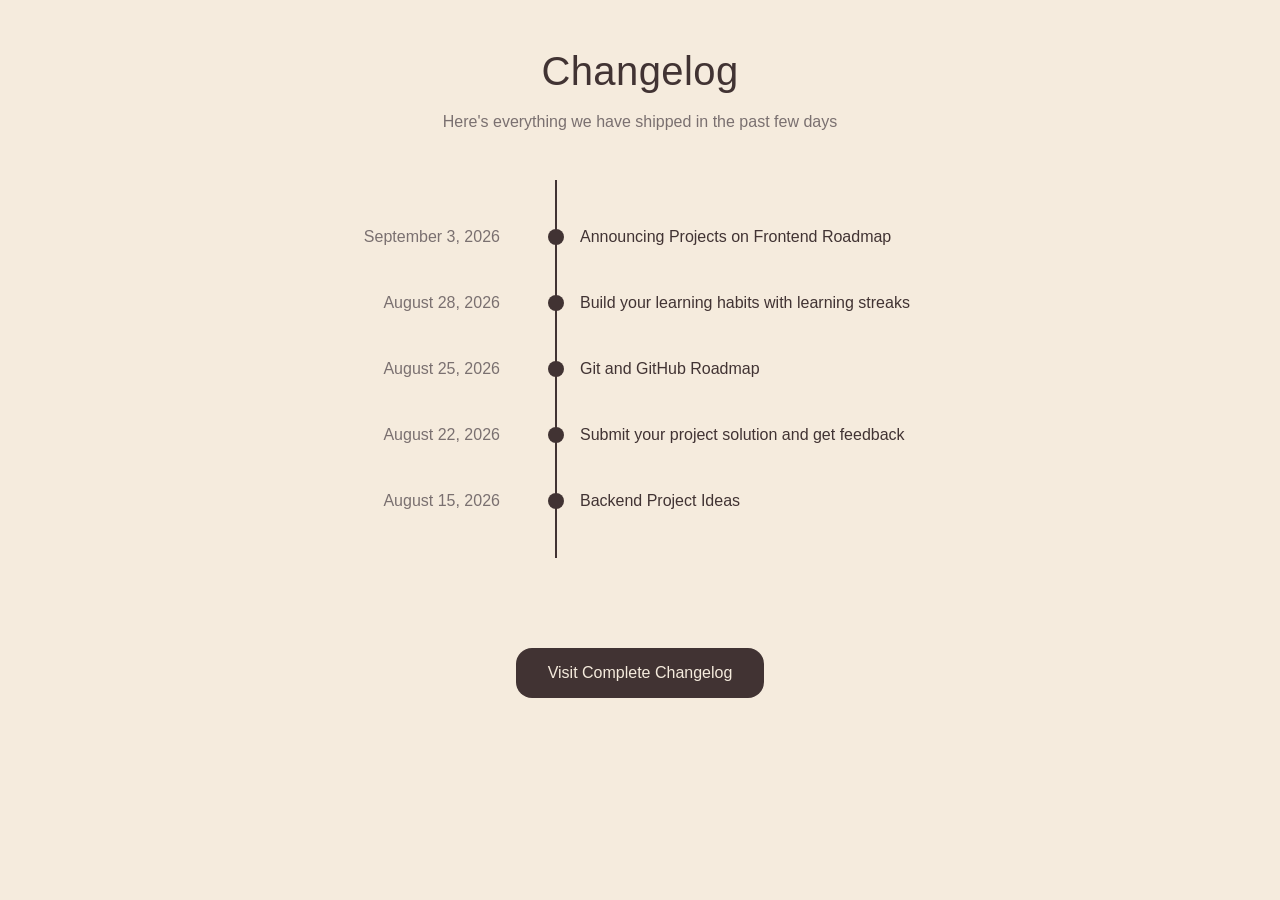
<file: index.html>
<!DOCTYPE html>
<html lang="en">

<head>
    <meta charset="UTF-8">
    <meta name="viewport" content="width=device-width, initial-scale=1.0">
    <title>Changelog Component</title>

    <!-- SEO -->
    <meta name="description" content="A changelog of all notable changes that was made to a project or software">
    <meta name="robots" content="index, follow, max-image-preview:large">
    <meta name="keywords" content="changelog, change-log, change log, project-log, project log">

    <!-- author -->
    <meta name="author" content="Mehdi Khoshkhabar">

    <!-- faveicon -->
    <link rel="icon" href="./assets/favicon.svg" type="image/svg">

    <!-- css reference -->
    <link rel="stylesheet" href="./base.css">
    <link rel="stylesheet" href="./style.css">
</head>

<body>
    <header>
        <h1 class="title">Changelog</h1>
        <p class="fade">Here's everything we have shipped in the past few days</p>
    </header>
    <main>
        <ol class="changelog-list" reversed>
            <li class="changelog-item">
                <time datetime="2026-09-03" class="datetime">September 3, 2026</time>
                <div class="marker" aria-hidden="true"></div>
                <div class="content">Announcing Projects on Frontend Roadmap</div>
            </li>
            <li class="changelog-item">
                <time datetime="2026-08-28" class="datetime">August 28, 2026</time>
                <div class="marker" aria-hidden="true"></div>
                <div class="content">Build your learning habits with learning streaks</div>
            </li>
            <li class="changelog-item">
                <time datetime="2026-08-25" class="datetime">August 25, 2026</time>
                <div class="marker" aria-hidden="true"></div>
                <div class="content">Git and GitHub Roadmap</div>
            </li>
            <li class="changelog-item">
                <time datetime="2026-08-22" class="datetime">August 22, 2026</time>
                <div class="marker" aria-hidden="true"></div>
                <div class="content">Submit your project solution and get feedback</div>
            </li>
            <li class="changelog-item">
                <time datetime="2026-08-15" class="datetime">August 15, 2026</time>
                <div class="marker" aria-hidden="true"></div>
                <div class="content">Backend Project Ideas</div>
            </li>
        </ol>
        <a href="./changelog.html" class="button">Visit Complete Changelog</a>
    </main>
</body>

</html>
</file>
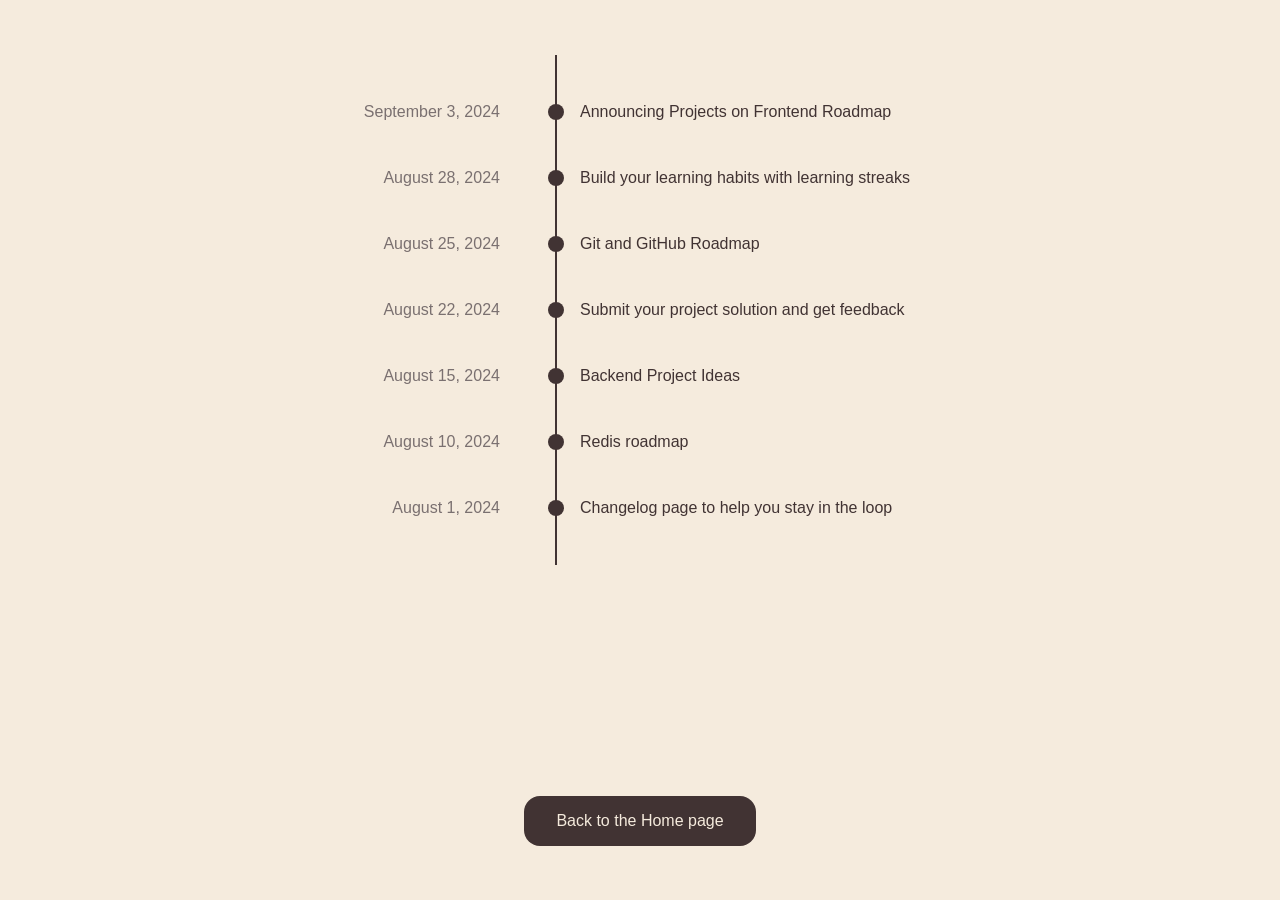
<file: changelog.html>
<!DOCTYPE html>
<html lang="en">

<head>
    <meta charset="UTF-8">
    <meta name="viewport" content="width=device-width, initial-scale=1.0">
    <title>Changelog Component</title>

    <!-- SEO -->
    <meta name="description" content="A changelog of all notable changes that was made to a project or software">
    <meta name="robots" content="index, follow, max-image-preview:large">
    <meta name="keywords" content="changelog, change-log, change log, project-log, project log">

    <!-- author -->
    <meta name="author" content="Mehdi Khoshkhabar">

    <!-- faveicon -->
    <link rel="icon" href="./assets/favicon.svg" type="image/svg">

    <!-- css reference -->
     <link rel="stylesheet" href="./base.css">
    <link rel="stylesheet" href="./changelog_style.css">
</head>

<body>
    <main>
        <ol class="changelog-list" reversed>
            <li class="changelog-item">
                <time datetime="2026-09-03" class="datetime">September 3, 2024</time>
                <div class="marker" aria-hidden="true"></div>
                <div class="content">Announcing Projects on Frontend Roadmap</div>
            </li>
            <li class="changelog-item">
                <time datetime="2026-08-28" class="datetime">August 28, 2024</time>
                <div class="marker" aria-hidden="true"></div>
                <div class="content">Build your learning habits with learning streaks</div>
            </li>
            <li class="changelog-item">
                <time datetime="2026-08-25" class="datetime">August 25, 2024</time>
                <div class="marker" aria-hidden="true"></div>
                <div class="content">Git and GitHub Roadmap</div>
            </li>
            <li class="changelog-item">
                <time datetime="2026-08-22" class="datetime">August 22, 2024</time>
                <div class="marker" aria-hidden="true"></div>
                <div class="content">Submit your project solution and get feedback</div>
            </li>
            <li class="changelog-item">
                <time datetime="2026-08-15" class="datetime">August 15, 2024</time>
                <div class="marker" aria-hidden="true"></div>
                <div class="content">Backend Project Ideas</div>
            </li>
            <li class="changelog-item">
                <time datetime="2026-08-10" class="datetime">August 10, 2024</time>
                <div class="marker" aria-hidden="true"></div>
                <div class="content">Redis roadmap</div>
            </li>
            <li class="changelog-item">
                <time datetime="2026-08-01" class="datetime">August 1, 2024</time>
                <div class="marker" aria-hidden="true"></div>
                <div class="content">Changelog page to help you stay in the loop</div>
            </li>
        </ol>
        <a href="./index.html" class="button">Back to the Home page</a>
    </main>
</body>

</html>
</file>
<file: base.css>
:root {
    --color-text: #413333;
    --color-background: #F5EBDD;

    --button-space: 10vh;
}

/* <<< css reset >>> */

/* 1. Use a more-intuitive box-sizing model */
*,
*::before,
*::after {
    box-sizing: border-box;
}

/* 2. Remove default margins and padding for common layout elements */
* {
    margin: 0;
    padding: 0;
}

/* 3. Allow percentage-based heights in the application */
html,
body {
    height: 100%;
}

/* 4. Improve media defaults and prevent overflow */
img,
picture,
video,
canvas,
svg {
    display: block;
    max-width: 100%;
}

/* 5. Inherit fonts for form controls */
input,
button,
textarea,
select {
    font-family: inherit;
    font-size: inherit;
}

/* 6. Avoid text overflows and improve text rendering */
p,
h1,
h2,
h3,
h4,
h5,
h6 {
    overflow-wrap: break-word;
}

/* 7. Balance headings and format paragraphs for readability */
h1,
h2,
h3,
h4 {
    text-wrap: balance;
}

p {
    text-wrap: pretty;
    max-width: 75ch;
}

body {
    background-color: var(--color-background);
    color: var(--color-text);
    font-family: sans-serif;
}

.fade,
.changelog-list .datetime {
    color: color-mix(in srgb, var(--color-text) 70%, white);
}

main {
    display: flex;
    flex-direction: column;
    align-items: center;
    justify-content: space-around;
}


.changelog-list {
    --gap: 3rem;
    --line-extra: 3rem;
    display: grid;
    grid-template-columns: 1fr 2rem 2fr;
    justify-content: center;
    row-gap: var(--gap);
    column-gap: 0.5rem;
    list-style: none;
    margin-block: var(--line-extra);
    padding-bottom: var(--button-space);
}

.changelog-item {
    display: grid;
    grid-template-columns: subgrid;
    grid-column: -1/1;
}

.changelog-item:first-child .marker::before {
    top: calc(var(--line-extra) * -1);
}

.changelog-item:last-child .marker::before {
    bottom: calc(var(--line-extra) * -1);
}

.datetime {
    text-align: right;
    white-space: nowrap;
    padding-inline-end: 2rem;
}

.marker {
    position: relative;
    align-self: stretch
}

/* line */
.marker::before {
    content: "";
    left: 50%;
    position: absolute;
    translate: -50% 0;
    inset-block: calc(var(--gap) / -2);
    background-color: var(--color-text);
    width: 2px;
}

/* circle */
.marker::after {
    content: "";
    display: block;
    width: 1rem;
    height: 1rem;
    background: var(--color-text);
    -moz-border-radius: 50%;
    -webkit-border-radius: 50%;
    border-radius: 50%;
    position: absolute;
    left: 50%;
    top: 50%;
    translate: -50% -50%;
}

.button {
    background-color: var(--color-text);
    color: var(--color-background);
    padding: 1rem 2rem;
    border-radius: 1rem;
    text-decoration: none;
    width: fit-content;
    transition: transform 0.2s ease;
    position: sticky;
    bottom: 5vh;
}

.button:hover {
    transform: scale(1.05);
}
</file>
<file: style.css>
:root {
    --header-height: 20vh;
}

header {
    display: flex;
    flex-direction: column;
    justify-content: center;
    align-items: center;
    height: var(--header-height);
    gap: 1.2rem;
}

.title {
    font-size: 2.5rem;
    font-weight: 400;
    letter-spacing: 0.01em;
}

<<<<<<< HEAD
.text-muted,
table tbody td:nth-child(1) {
    color: color-mix(in srgb, var(--color-text) 50%, white);
=======
main {
    min-height: calc(100vh - (var(--header-height)));
>>>>>>> dev
}
</file>
<file: changelog_style.css>
main {
    gap: 2rem;
    min-height: 100vh;
}
</file>
